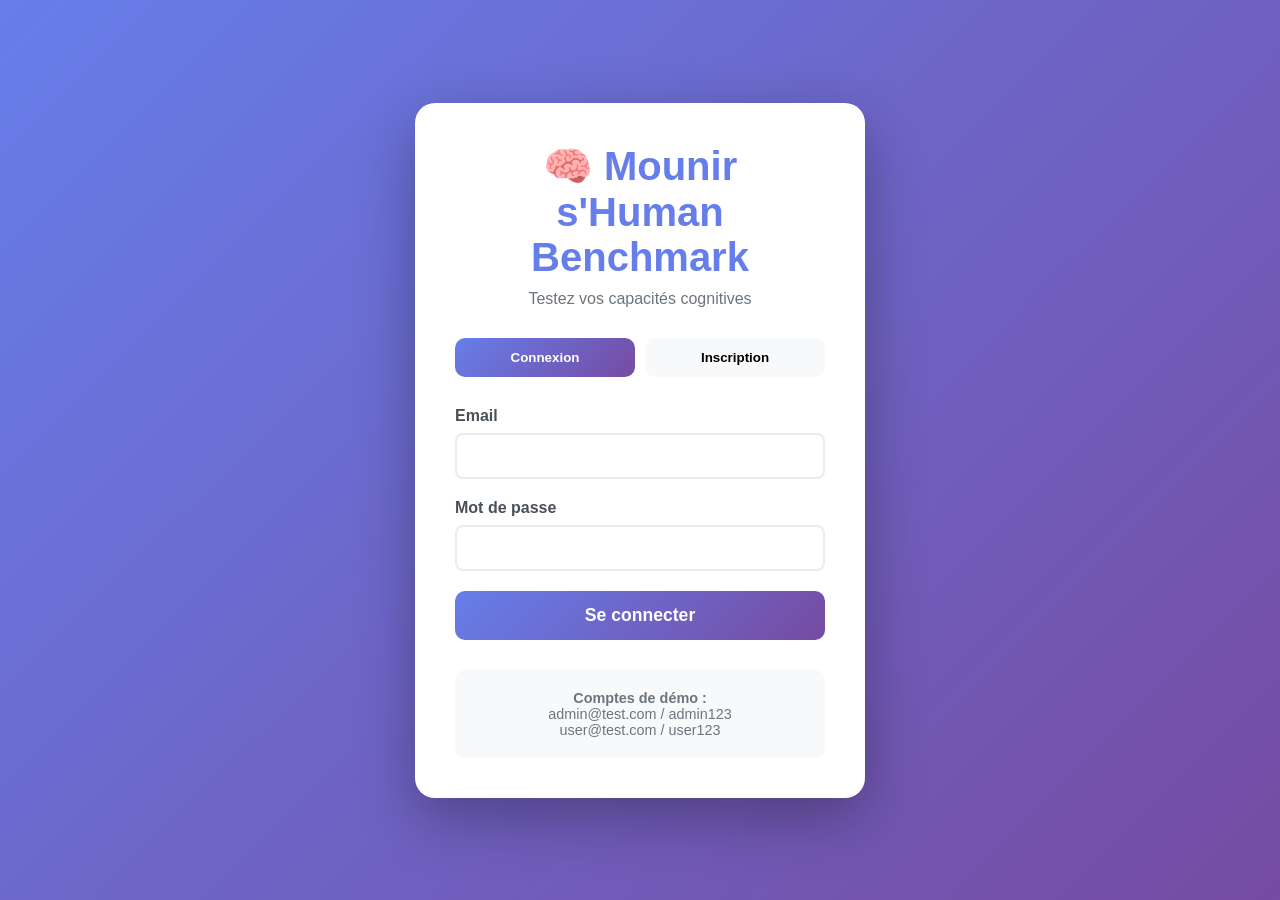
<file: index.html>
<!DOCTYPE html>
<html lang="fr">
<head>
    <meta charset="UTF-8">
    <meta name="viewport" content="width=device-width, initial-scale=1.0">
    <title>Mounir's Human Benchmark</title>
    <link rel="stylesheet" href="mounircss.css">
</head>
<body>

    <!-- Page de Login -->
    <div id="loginPage" class="page active">
        <div class="container">
            <div class="login-box">
                <h1>🧠 Mounir s'Human Benchmark</h1>
                <p class="subtitle">Testez vos capacités cognitives</p>
               
                <div class="tabs">
                    <button class="tab active" onclick="switchTab('login')">Connexion</button>
                    <button class="tab" onclick="switchTab('register')">Inscription</button>
                </div>

                <form id="loginForm" class="form active">
                    <div class="form-group">
                        <label>Email</label>
                        <input type="email" id="loginEmail" required>
                    </div>
                    <div class="form-group">
                        <label>Mot de passe</label>
                        <input type="password" id="loginPassword" required>
                    </div>
                    <button type="submit" class="btn-primary">Se connecter</button>
                </form>

                <form id="registerForm" class="form">
                    <div class="form-group">
                        <label>Nom complet</label>
                        <input type="text" id="registerName" required>
                    </div>
                    <div class="form-group">
                        <label>Email</label>
                        <input type="email" id="registerEmail" required>
                    </div>
                    <div class="form-group">
                        <label>Mot de passe</label>
                        <input type="password" id="registerPassword" required>
                    </div>
                    <button type="submit" class="btn-primary">S'inscrire</button>
                </form>

                <div class="demo-accounts">
                    <p><strong>Comptes de démo :</strong></p>
                    <p>admin@test.com / admin123</p>
                    <p>user@test.com / user123</p>
                </div>
            </div>
        </div>
    </div>

    <!-- Dashboard -->
    <div id="dashboardPage" class="page">
        <nav class="navbar">
            <div class="nav-content">
                <h2>🧠 Human Benchmark</h2>
                <div class="nav-right">
                    <span id="userName">Mounir</span>
                    <button class="btn-secondary" onclick="logout()">Déconnexion</button>
                </div>
            </div>
        </nav>

        <div class="dashboard-container">
            <aside class="sidebar">
                <div class="menu-item active" onclick="showSection('overview')">
                    <span>📊</span> Vue d'ensemble
                </div>
                <div class="menu-item" onclick="showSection('tests')">
                    <span>🎮</span> Tests
                </div>
                <div class="menu-item" onclick="showSection('leaderboard')">
                    <span>🏆</span> Classement
                </div>
                <div class="menu-item" onclick="showSection('profile')">
                    <span>👤</span> Profil
                </div>
            </aside>

            <main class="main-content">
                <!-- Accueil -->
                <section id="overviewSection" class="section active">
                    <div class="welcome-container">
                        <h1 class="welcome-title">Bienvenue, <span id="welcomeName">Mounir</span> ! 🧠</h1>
                        <p class="welcome-message">Prêt à battre ton record aujourd’hui ?</p>
                        
                        <div class="floating-emojis">
                            <span>⚡</span><span>🎯</span><span>⌨️</span><span>🔢</span>
                            <span>🏆</span><span>🚀</span><span>💪</span><span>🌟</span>
                            <span>🧠</span><span>👁️</span><span>📖</span>
                        </div>
                    </div>

                    <h2 style="margin-top:60px;">Tes meilleurs scores</h2>
                    <div class="stats-grid">
                        <div class="stat-card">
                            <div class="stat-icon">⚡</div>
                            <div class="stat-info">
                                <div class="stat-value" id="bestReaction">-- ms</div>
                                <div class="stat-label">Meilleur temps de réaction</div>
                            </div>
                        </div>
                        <div class="stat-card">
                            <div class="stat-icon">🔢</div>
                            <div class="stat-info">
                                <div class="stat-value" id="bestNumber">--</div>
                                <div class="stat-label">Niveau max (Mémoire numérique)</div>
                            </div>
                        </div>
                        <div class="stat-card">
                            <div class="stat-icon">⌨️</div>
                            <div class="stat-info">
                                <div class="stat-value" id="bestTyping">-- MPM</div>
                                <div class="stat-label">Vitesse de frappe maximale</div>
                            </div>
                        </div>
                        <div class="stat-card">
                            <div class="stat-icon">🎯</div>
                            <div class="stat-info">
                                <div class="stat-value" id="bestAim">--</div>
                                <div class="stat-label">Meilleur score (Précision)</div>
                            </div>
                        </div>
                        <div class="stat-card">
                            <div class="stat-icon">🧠</div>
                            <div class="stat-info">
                                <div class="stat-value" id="bestChimp">--</div>
                                <div class="stat-label">Meilleur niveau (Chimp Test)</div>
                            </div>
                        </div>
                        <div class="stat-card">
                            <div class="stat-icon">👁️</div>
                            <div class="stat-info">
                                <div class="stat-value" id="bestVisual">--</div>
                                <div class="stat-label">Meilleur niveau (Visual Memory)</div>
                            </div>
                        </div>
                        <div class="stat-card">
                            <div class="stat-icon">📖</div>
                            <div class="stat-info">
                                <div class="stat-value" id="bestVerbal">--</div>
                                <div class="stat-label">Meilleur score (Verbal Memory)</div>
                            </div>
                        </div>
                    </div>
                </section>

                <!-- Tests -->
                <section id="testsSection" class="section">
                    <h2>Choisissez votre test</h2>
                    <div class="tests-grid">
                        <div class="test-card" onclick="startTest('reaction')">
                            <div class="test-icon">⚡</div>
                            <h3>Reaction Test</h3>
                            <p>Testez votre temps de réaction</p>
                        </div>
                        <div class="test-card" onclick="startTest('number')">
                            <div class="test-icon">🔢</div>
                            <h3>Number Memory</h3>
                            <p>Mémorisez des nombres</p>
                        </div>
                        <div class="test-card" onclick="startTest('typing')">
                            <div class="test-icon">⌨️</div>
                            <h3>Typing Test</h3>
                            <p>Mesurez votre vitesse de frappe</p>
                        </div>
                        <div class="test-card" onclick="startTest('aim')">
                            <div class="test-icon">🎯</div>
                            <h3>Aim Trainer</h3>
                            <p>Entraînez votre précision</p>
                        </div>
                        <div class="test-card" onclick="startTest('chimp')">
                            <div class="test-icon">🧠</div>
                            <h3>Chimp Test</h3>
                            <p>Mémorisez l'ordre des chiffres</p>
                        </div>
                        <div class="test-card" onclick="startTest('visual')">
                            <div class="test-icon">👁️</div>
                            <h3>Visual Memory</h3>
                            <p>Mémorisez les cases allumées</p>
                        </div>
                        <div class="test-card" onclick="startTest('verbal')">
                            <div class="test-icon">📖</div>
                            <h3>Verbal Memory</h3>
                            <p>Devinez si le mot est nouveau ou déjà vu</p>
                        </div>
                    </div>

                    <div id="testArea" class="test-fullscreen">
                        <button class="btn-back" onclick="closeTest()">← Retour aux tests</button>
                        <div id="reactionTest" class="test-content"></div>
                        <div id="numberTest" class="test-content"></div>
                        <div id="typingTest" class="test-content"></div>
                        <div id="aimTest" class="test-content"></div>
                        <div id="chimpTest" class="test-content"></div>
                        <div id="visualTest" class="test-content"></div>
                        <div id="verbalTest" class="test-content"></div>
                    </div>
                </section>

                <!-- Classement -->
                <section id="leaderboardSection" class="section">
                    <h2>🏆 Classement Global</h2>
                    
                    <div class="leaderboard-tabs">
                        <button class="leaderboard-tab active" onclick="showLeaderboardTab('reaction')">Réaction</button>
                        <button class="leaderboard-tab" onclick="showLeaderboardTab('number')">Mémoire</button>
                        <button class="leaderboard-tab" onclick="showLeaderboardTab('typing')">Frappe</button>
                        <button class="leaderboard-tab" onclick="showLeaderboardTab('aim')">Précision</button>
                        <button class="leaderboard-tab" onclick="showLeaderboardTab('chimp')">Chimp Test</button>
                        <button class="leaderboard-tab" onclick="showLeaderboardTab('visual')">Visual Memory</button>
                        <button class="leaderboard-tab" onclick="showLeaderboardTab('verbal')">Verbal Memory</button>
                    </div>

                    <div class="leaderboard-content" id="leaderboardTable">
                        <!-- Généré par JS -->
                    </div>
                </section>

                <!-- Profil -->
                <section id="profileSection" class="section">
                    <h2>Mon Profil</h2>
                    <div class="profile-card">
                        <div class="profile-header">
                            <div class="profile-avatar">👤</div>
                            <div>
                                <h3 id="profileName">Utilisateur</h3>
                                <p id="profileEmail">email@example.com</p>
                            </div>
                        </div>
                        <div class="profile-stats">
                            <h4>Statistiques personnelles</h4>
                            <div class="profile-stat-item">
                                <span>Tests complétés :</span>
                                <strong id="testsCount">0</strong>
                            </div>
                            <div class="profile-stat-item">
                                <span>Membre depuis :</span>
                                <strong id="joinDate">--</strong>
                            </div>
                            <div class="profile-stat-item">
                                <span>Meilleur réaction :</span>
                                <strong id="profileReaction">-- ms</strong>
                            </div>
                            <div class="profile-stat-item">
                                <span>Meilleur mémoire numérique :</span>
                                <strong id="profileNumber">--</strong>
                            </div>
                            <div class="profile-stat-item">
                                <span>Meilleure frappe :</span>
                                <strong id="profileTyping">-- MPM</strong>
                            </div>
                            <div class="profile-stat-item">
                                <span>Meilleur aim :</span>
                                <strong id="profileAim">--</strong>
                            </div>
                            <div class="profile-stat-item">
                                <span>Meilleur Chimp Test :</span>
                                <strong id="profileChimp">--</strong>
                            </div>
                            <div class="profile-stat-item">
                                <span>Meilleur Visual Memory :</span>
                                <strong id="profileVisual">--</strong>
                            </div>
                            <div class="profile-stat-item">
                                <span>Meilleur Verbal Memory :</span>
                                <strong id="profileVerbal">--</strong>
                            </div>
                        </div>
                    </div>
                </section>
            </main>
        </div>
    </div>

    <script src="mounirjs.js"></script>
</body>
</html>
</file>
<file: mounircss.css>
* {
    margin: 0;
    padding: 0;
    box-sizing: border-box;
}

body {
    font-family: 'Segoe UI', Tahoma, Geneva, Verdana, sans-serif;
    background: linear-gradient(135deg, #667eea 0%, #764ba2 100%);
    min-height: 100vh;
}

/* Pages & Layout */
.page { display: none; }
.page.active { display: block; }

.container {
    min-height: 100vh;
    display: flex;
    justify-content: center;
    align-items: center;
    padding: 20px;
}

/* Login */
.login-box {
    background: white;
    border-radius: 20px;
    box-shadow: 0 20px 60px rgba(0,0,0,0.3);
    max-width: 450px;
    width: 100%;
    padding: 40px;
    text-align: center;
}

.login-box h1 {
    color: #667eea;
    font-size: 2.5em;
    margin-bottom: 10px;
}

.subtitle { color: #6c757d; margin-bottom: 30px; }

.tabs {
    display: flex;
    gap: 10px;
    margin-bottom: 30px;
}

.tab {
    flex: 1;
    padding: 12px;
    background: #f8f9fa;
    border: none;
    border-radius: 10px;
    cursor: pointer;
    font-weight: bold;
    transition: all 0.3s;
}

.tab.active {
    background: linear-gradient(135deg, #667eea 0%, #764ba2 100%);
    color: white;
}

.form { display: none; }
.form.active { display: block; }

.form-group {
    margin-bottom: 20px;
    text-align: left;
}

.form-group label {
    display: block;
    margin-bottom: 8px;
    color: #495057;
    font-weight: 600;
}

.form-group input {
    width: 100%;
    padding: 12px;
    border: 2px solid #e9ecef;
    border-radius: 8px;
    font-size: 1em;
    transition: border 0.3s;
}

.form-group input:focus {
    outline: none;
    border-color: #667eea;
}

.btn-primary {
    width: 100%;
    padding: 14px;
    background: linear-gradient(135deg, #667eea 0%, #764ba2 100%);
    color: white;
    border: none;
    border-radius: 10px;
    font-size: 1.1em;
    font-weight: bold;
    cursor: pointer;
    transition: transform 0.2s;
}

.btn-primary:hover { transform: translateY(-2px); }

.btn-secondary {
    padding: 10px 20px;
    background: #6c757d;
    color: white;
    border: none;
    border-radius: 8px;
    cursor: pointer;
    transition: background 0.3s;
}

.btn-secondary:hover { background: #5a6268; }

.demo-accounts {
    margin-top: 30px;
    padding: 20px;
    background: #f8f9fa;
    border-radius: 10px;
    font-size: 0.9em;
    color: #6c757d;
}

/* Dashboard */
.navbar {
    background: white;
    box-shadow: 0 2px 10px rgba(0,0,0,0.1);
    position: sticky;
    top: 0;
    z-index: 100;
}

.nav-content {
    max-width: 1400px;
    margin: 0 auto;
    padding: 20px 30px;
    display: flex;
    justify-content: space-between;
    align-items: center;
}

.nav-content h2 { color: #667eea; }

.nav-right {
    display: flex;
    align-items: center;
    gap: 20px;
    font-weight: 600;
    color: #495057;
}

.dashboard-container {
    display: flex;
    max-width: 1400px;
    margin: 0 auto;
    min-height: calc(100vh - 80px);
}

.sidebar {
    width: 250px;
    background: white;
    padding: 20px;
    box-shadow: 2px 0 10px rgba(0,0,0,0.05);
}

.menu-item {
    padding: 15px 20px;
    margin-bottom: 10px;
    border-radius: 10px;
    cursor: pointer;
    display: flex;
    align-items: center;
    gap: 10px;
    font-weight: 600;
    color: #6c757d;
    transition: all 0.3s;
}

.menu-item:hover { background: #f8f9fa; }
.menu-item.active {
    background: linear-gradient(135deg, #667eea 0%, #764ba2 100%);
    color: white;
}

.menu-item span { font-size: 1.3em; }

.main-content {
    flex: 1;
    padding: 40px;
    background: rgba(255,255,255,0.95);
}

.section { display: none; }
.section.active { display: block; }

.section h2 {
    color: #667eea;
    margin-bottom: 30px;
    font-size: 2em;
}

/* Stats */
.stats-grid {
    display: grid;
    grid-template-columns: repeat(auto-fit, minmax(250px, 1fr));
    gap: 20px;
    margin-bottom: 40px;
}

.stat-card {
    background: white;
    border-radius: 15px;
    padding: 25px;
    box-shadow: 0 5px 15px rgba(0,0,0,0.1);
    display: flex;
    align-items: center;
    gap: 20px;
    transition: transform 0.3s;
}

.stat-card:hover { transform: translateY(-5px); }

.stat-icon { font-size: 3em; }
.stat-value { font-size: 2em; font-weight: bold; color: #667eea; }
.stat-label { color: #6c757d; font-size: 0.9em; margin-top: 5px; }

/* Tests Grid */
.tests-grid {
    display: grid;
    grid-template-columns: repeat(auto-fit, minmax(250px, 1fr));
    gap: 25px;
    margin-bottom: 40px;
}

.test-card {
    background: white;
    border-radius: 15px;
    padding: 30px;
    text-align: center;
    cursor: pointer;
    box-shadow: 0 5px 15px rgba(0,0,0,0.1);
    transition: all 0.3s;
}

.test-card:hover {
    transform: translateY(-10px);
    box-shadow: 0 15px 30px rgba(102,126,234,0.3);
}

.test-icon { font-size: 4em; margin-bottom: 15px; }
.test-card h3 { color: #495057; margin-bottom: 10px; }
.test-card p { color: #6c757d; font-size: 0.95em; }

/* Fullscreen Tests */
.test-fullscreen {
    display: none;
    position: fixed;
    inset: 0;
    background: rgba(255,255,255,0.98);
    z-index: 1000;
    padding: 40px;
    overflow-y: auto;
}

.test-fullscreen.active { display: block; }

.btn-back {
    position: absolute;
    top: 20px;
    left: 20px;
    padding: 12px 24px;
    background: #6c757d;
    color: white;
    border: none;
    border-radius: 10px;
    font-size: 1.1em;
    cursor: pointer;
    box-shadow: 0 4px 10px rgba(0,0,0,0.2);
}

.btn-back:hover { background: #5a6268; }

.test-content {
    display: none;
    max-width: 900px;
    margin: 80px auto 40px;
    background: white;
    padding: 40px;
    border-radius: 20px;
    box-shadow: 0 20px 60px rgba(0,0,0,0.2);
    text-align: center;
}

.test-content.active { display: block; }

/* Tests spécifiques */
.reaction-box {
    width: 100%;
    max-width: 600px;
    height: 500px;
    margin: 40px auto;
    border-radius: 15px;
    font-size: 2.2em;
    font-weight: bold;
    cursor: pointer;
    display: flex;
    justify-content: center;
    align-items: center;
    color: white;
    transition: background 0.3s;
}

.reaction-box.red { background: #e74c3c; }
.reaction-box.green { background: #2ecc71; }
.reaction-box.blue { background: #3498db; }

.number-display {
    font-size: 5em;
    padding: 80px;
    background: #f8f9fa;
    border-radius: 15px;
    margin: 20px 0;
    color: #667eea;
    font-weight: bold;
    text-align: center;
}

.number-input {
    width: 100%;
    padding: 15px;
    font-size: 1.5em;
    text-align: center;
    border: 3px solid #667eea;
    border-radius: 10px;
    margin: 20px 0;
    display: none;
}

.typing-text {
    background: #f8f9fa;
    padding: 30px;
    border-radius: 10px;
    font-size: 1.6em;
    line-height: 1.6;
    margin: 30px 0;
    min-height: 180px;
    word-wrap: break-word;
    overflow-wrap: break-word;
    white-space: pre-wrap;
    text-align: left;
}

.typing-text span { display: inline-block; min-width: 0.3em; }

.typing-input {
    width: 100%;
    padding: 15px;
    font-size: 1.6em;
    border: 3px solid #667eea;
    border-radius: 10px;
    font-family: monospace;
    min-height: 150px;
    resize: vertical;
}

.typing-stats {
    display: none;
    grid-template-columns: repeat(3, 1fr);
    gap: 20px;
    margin-top: 20px;
    padding: 20px;
    background: #f8f9fa;
    border-radius: 10px;
}

.typing-stats.active { display: grid; }

.typing-stat-value { font-size: 2em; font-weight: bold; color: #667eea; }
.typing-stat-label { color: #6c757d; margin-top: 5px; }

.aim-area {
    width: 100%;
    max-width: 900px;
    height: 600px;
    margin: 40px auto;
    background: #f8f9fa;
    border-radius: 15px;
    position: relative;
    cursor: crosshair;
}

.target {
    width: 50px;
    height: 50px;
    background: #e74c3c;
    border-radius: 50%;
    position: absolute;
    cursor: pointer;
    transition: transform 0.1s;
}

.target:hover { transform: scale(1.1); }

.aim-stats {
    display: grid;
    grid-template-columns: repeat(3, 1fr);
    gap: 20px;
    margin-top: 20px;
}

.aim-stat {
    background: #f8f9fa;
    padding: 20px;
    border-radius: 10px;
    text-align: center;
}

.aim-stat-value { font-size: 2em; font-weight: bold; color: #667eea; }
.aim-stat-label { color: #6c757d; margin-top: 5px; }

.result-display {
    font-size: 1.8em;
    color: #667eea;
    font-weight: bold;
    margin-top: 30px;
    min-height: 60px;
}

/* Chimp Test - Grille 4x4 */
#chimpGrid {
    display: grid;
    grid-template-columns: repeat(4, 1fr);
    gap: 15px;
    max-width: 500px;
    margin: 40px auto;
    padding: 20px;
    background: rgba(255, 255, 255, 0.9);
    border-radius: 20px;
    box-shadow: 0 10px 30px rgba(0,0,0,0.2);
}

#chimpGrid div {
    background: #e9ecef;
    border-radius: 15px;
    height: 100px;
    display: flex;
    align-items: center;
    justify-content: center;
    font-size: 2.5em;
    font-weight: bold;
    cursor: pointer;
    transition: all 0.3s ease;
    box-shadow: 0 4px 10px rgba(0,0,0,0.1);
}

#chimpGrid div:hover {
    transform: translateY(-5px);
    box-shadow: 0 8px 20px rgba(0,0,0,0.2);
}

#chimpGrid div.showing {
    background: #667eea !important;
    color: white !important;
}

#chimpGrid div.hidden {
    background: #764ba2;
    color: white;
}

#chimpGrid div.correct {
    background: #2ecc71 !important;
    color: white;
}

/* Visual Memory Test - Grille 3x3 */
#visualGrid {
    display: grid;
    grid-template-columns: repeat(3, 1fr);
    gap: 20px;
    max-width: 500px;
    margin: 40px auto;
    padding: 30px;
    background: rgba(255, 255, 255, 0.9);
    border-radius: 20px;
    box-shadow: 0 10px 30px rgba(0,0,0,0.2);
}

#visualGrid div {
    width: 120px;
    height: 120px;
    background: #e9ecef;
    border-radius: 15px;
    cursor: pointer;
    transition: all 0.3s ease;
    box-shadow: 0 4px 10px rgba(0,0,0,0.1);
}

#visualGrid div:hover {
    transform: translateY(-8px);
}

#visualGrid div.active {
    background: #f39c12 !important;
    transform: scale(1.1);
    box-shadow: 0 0 30px rgba(243, 156, 18, 0.8);
}

#visualGrid div.correct {
    background: #2ecc71 !important;
}

/* Leaderboard */
.leaderboard-tabs {
    display: flex;
    gap: 10px;
    margin-bottom: 30px;
    flex-wrap: wrap;
}

.leaderboard-tab {
    padding: 12px 24px;
    background: white;
    border: 2px solid #e9ecef;
    border-radius: 10px;
    cursor: pointer;
    font-weight: 600;
    transition: all 0.3s;
}

.leaderboard-tab.active {
    background: linear-gradient(135deg, #667eea 0%, #764ba2 100%);
    color: white;
    border-color: transparent;
}

.leaderboard-content {
    background: white;
    border-radius: 15px;
    padding: 30px;
    box-shadow: 0 5px 15px rgba(0,0,0,0.1);
}

.leaderboard-table {
    width: 100%;
    border-collapse: collapse;
    margin-top: 20px;
}

.leaderboard-table th {
    text-align: left;
    padding: 15px;
    background: #f8f9fa;
    color: #495057;
    font-weight: 600;
}

.leaderboard-table td { padding: 15px; border-bottom: 1px solid #eee; }

.leaderboard-rank { font-weight: bold; font-size: 1.3em; }
.leaderboard-rank.gold { color: #f39c12; }
.leaderboard-rank.silver { color: #95a5a6; }
.leaderboard-rank.bronze { color: #cd7f32; }

.leaderboard-name { font-weight: 600; font-size: 1.1em; }
.leaderboard-score { text-align: right; font-weight: bold; color: #667eea; font-size: 1.1em; }

/* Profile */
.profile-card {
    background: white;
    border-radius: 15px;
    padding: 40px;
    box-shadow: 0 5px 15px rgba(0,0,0,0.1);
    max-width: 700px;
    margin: 0 auto;
}

.profile-header {
    display: flex;
    align-items: center;
    gap: 25px;
    margin-bottom: 40px;
    padding-bottom: 30px;
    border-bottom: 2px solid #f8f9fa;
}

.profile-avatar {
    width: 100px;
    height: 100px;
    background: linear-gradient(135deg, #667eea 0%, #764ba2 100%);
    border-radius: 50%;
    display: flex;
    align-items: center;
    justify-content: center;
    font-size: 3em;
    color: white;
}

.profile-stat-item {
    display: flex;
    justify-content: space-between;
    padding: 15px 20px;
    background: #f8f9fa;
    border-radius: 10px;
    margin-bottom: 12px;
    font-size: 1.1em;
}

.profile-stat-item span { color: #6c757d; }
.profile-stat-item strong { color: #667eea; }

/* Accueil animé */
.welcome-container {
    text-align: center;
    padding: 60px 20px;
    position: relative;
    overflow: hidden;
}

.welcome-title {
    font-size: 3.5em;
    color: #667eea;
    margin-bottom: 20px;
    opacity: 0;
    animation: fadeInUp 1.2s ease forwards;
}

.welcome-message {
    font-size: 1.8em;
    color: #495057;
    margin-bottom: 40px;
    opacity: 0;
    animation: fadeInUp 1.2s ease 0.5s forwards;
}

.floating-emojis {
    position: absolute;
    inset: 0;
    pointer-events: none;
}

.floating-emojis span {
    position: absolute;
    font-size: 3em;
    opacity: 0.6;
    animation: float 15s infinite linear;
}

.floating-emojis span:nth-child(1) { top: 20%; left: 10%; animation-delay: 0s; }
.floating-emojis span:nth-child(2) { top: 50%; left: 80%; animation-delay: 2s; }
.floating-emojis span:nth-child(3) { top: 70%; left: 15%; animation-delay: 4s; }
.floating-emojis span:nth-child(4) { top: 30%; left: 90%; animation-delay: 6s; }
.floating-emojis span:nth-child(5) { top: 10%; left: 50%; animation-delay: 8s; }
.floating-emojis span:nth-child(6) { top: 80%; left: 70%; animation-delay: 10s; }
.floating-emojis span:nth-child(7) { top: 40%; left: 30%; animation-delay: 12s; }
.floating-emojis span:nth-child(8) { top: 60%; left: 5%; animation-delay: 14s; }
.floating-emojis span:nth-child(9) { top: 35%; left: 65%; animation-delay: 3s; }

@keyframes fadeInUp {
    from { opacity: 0; transform: translateY(50px); }
    to { opacity: 1; transform: translateY(0); }
}

@keyframes float {
    0% { transform: translateY(100vh) rotate(0deg); }
    100% { transform: translateY(-100px) rotate(360deg); }
}

/* Progress Bar */
.progress-container {
    margin: 40px auto;
    max-width: 600px;
    text-align: center;
}

.progress-label {
    font-size: 1.6em;
    font-weight: bold;
    color: #667eea;
    margin-bottom: 15px;
}

.progress-bar-bg {
    height: 30px;
    background: #e9ecef;
    border-radius: 15px;
    overflow: hidden;
    box-shadow: inset 0 2px 5px rgba(0,0,0,0.1);
}

.progress-bar-fill {
    height: 100%;
    width: 20%;
    background: linear-gradient(90deg, #667eea 0%, #764ba2 100%);
    border-radius: 15px;
    transition: width 1.2s ease;
    box-shadow: 0 2px 10px rgba(102,126,234,0.4);
}

.progress-text {
    margin-top: 15px;
    font-size: 1.4em;
    color: #495057;
    font-weight: 600;
}

/* Responsive */
@media (max-width: 768px) {
    .dashboard-container { flex-direction: column; }
    .sidebar { width: 100%; }
    .stats-grid, .tests-grid { grid-template-columns: 1fr; }
    .typing-text { font-size: 1.4em; padding: 20px; }
    .welcome-title { font-size: 2.8em; }
    #chimpGrid, #visualGrid { grid-template-columns: repeat(3, 1fr); gap: 10px; }
    #chimpGrid div, #visualGrid div { height: 80px; font-size: 2em; }
}

/* PROTECTION ANTI-COPIE */
body, .main-content, .test-content, .login-box, .profile-card, .stat-card, .test-card {
    -webkit-user-select: none;
    -moz-user-select: none;
    -ms-user-select: none;
    user-select: none;
}

body { -webkit-touch-callout: none; }

.number-input, .typing-input, input[type="text"], input[type="email"], input[type="password"] {
    user-select: text;
}
/* ... tout ton CSS précédent reste identique ... */

/* Verbal Memory Test */
#verbalWord {
    font-size: 4em;
    font-weight: bold;
    color: #667eea;
    margin: 60px 0;
    min-height: 120px;
    display: flex;
    align-items: center;
    justify-content: center;
    background: #f8f9fa;
    border-radius: 20px;
    padding: 40px;
    box-shadow: 0 10px 30px rgba(0,0,0,0.1);
    text-transform: uppercase;
}

#verbalButtons {
    display: flex;
    justify-content: center;
    gap: 60px;
    margin: 40px 0;
}

.verbal-btn {
    padding: 25px 60px;
    font-size: 2em;
    font-weight: bold;
    border: none;
    border-radius: 20px;
    cursor: pointer;
    transition: all 0.3s ease;
    box-shadow: 0 8px 20px rgba(0,0,0,0.2);
}

#verbalNew {
    background: #2ecc71;
    color: white;
}

#verbalNew:hover {
    background: #27ae60;
    transform: translateY(-8px);
}

#verbalSeen {
    background: #3498db;
    color: white;
}

#verbalSeen:hover {
    background: #2980b9;
    transform: translateY(-8px);
}

#verbalLives {
    font-size: 2.5em;
    margin: 30px 0;
    text-align: center;
    color: #e74c3c;
}

#verbalScore {
    font-size: 3em;
    color: #667eea;
    text-align: center;
    margin: 20px 0;
}   

/* Bloc d'explication commun pour tous les tests */
.test-explanation {
    background: linear-gradient(135deg, rgba(102, 126, 234, 0.15) 0%, rgba(118, 75, 162, 0.15) 100%);
    border-left: 6px solid #667eea;
    padding: 25px 30px;
    border-radius: 15px;
    margin: 30px auto;
    max-width: 800px;
    box-shadow: 0 8px 25px rgba(0,0,0,0.1);
    backdrop-filter: blur(5px);
    font-size: 1.1em;
    color: #333;
    line-height: 1.6;
}

.test-explanation strong {
    color: #667eea;
    font-size: 1.2em;
}
</file>
